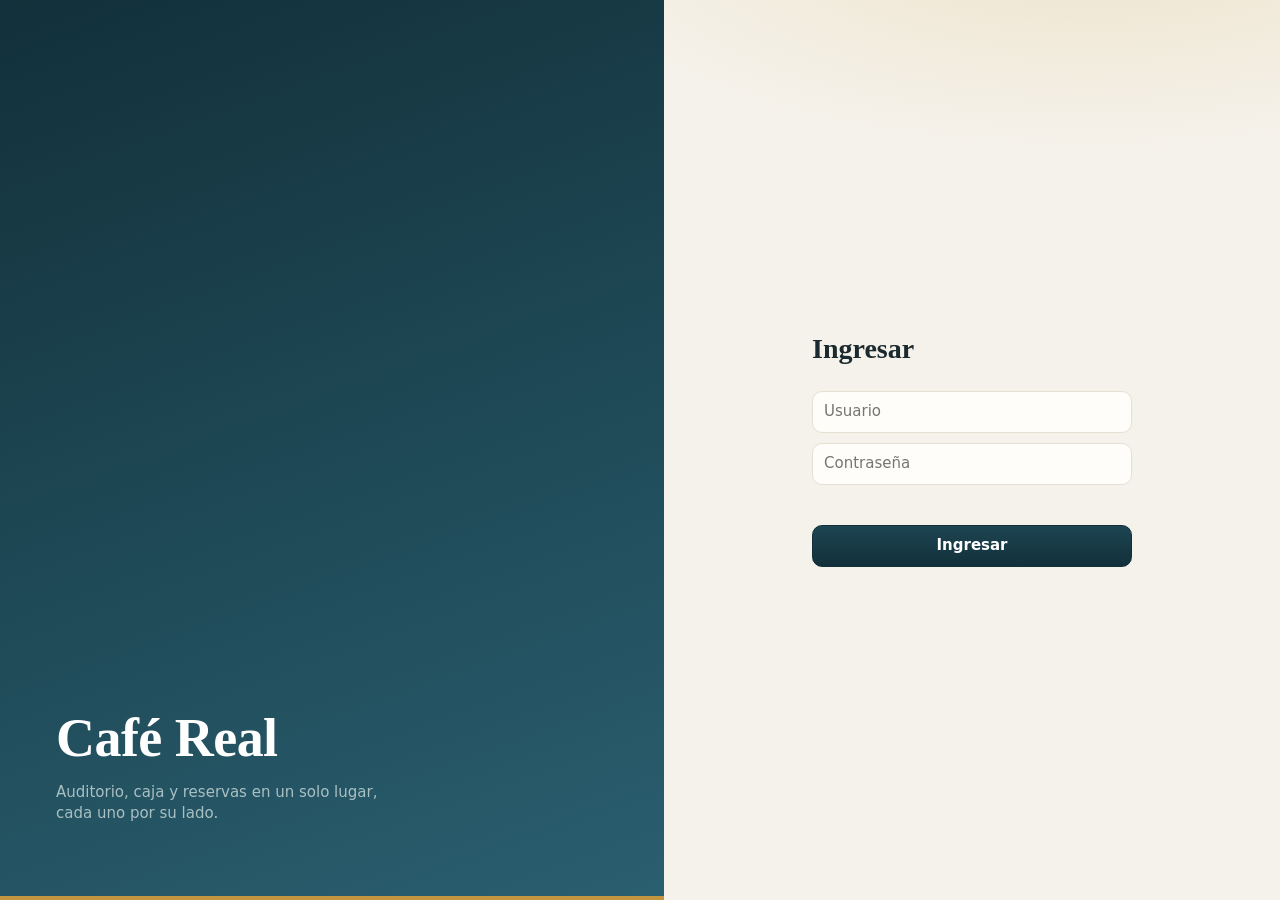
<file: index.html>
<!DOCTYPE html>
<html lang="es">
    <head><meta charset="utf-8"><meta http-equiv="refresh" content="0;url=login.html">
        <title>Café Real</title>
    </head>
    <body><a href="login.html">Entrar</a></body>
</html>
</file>
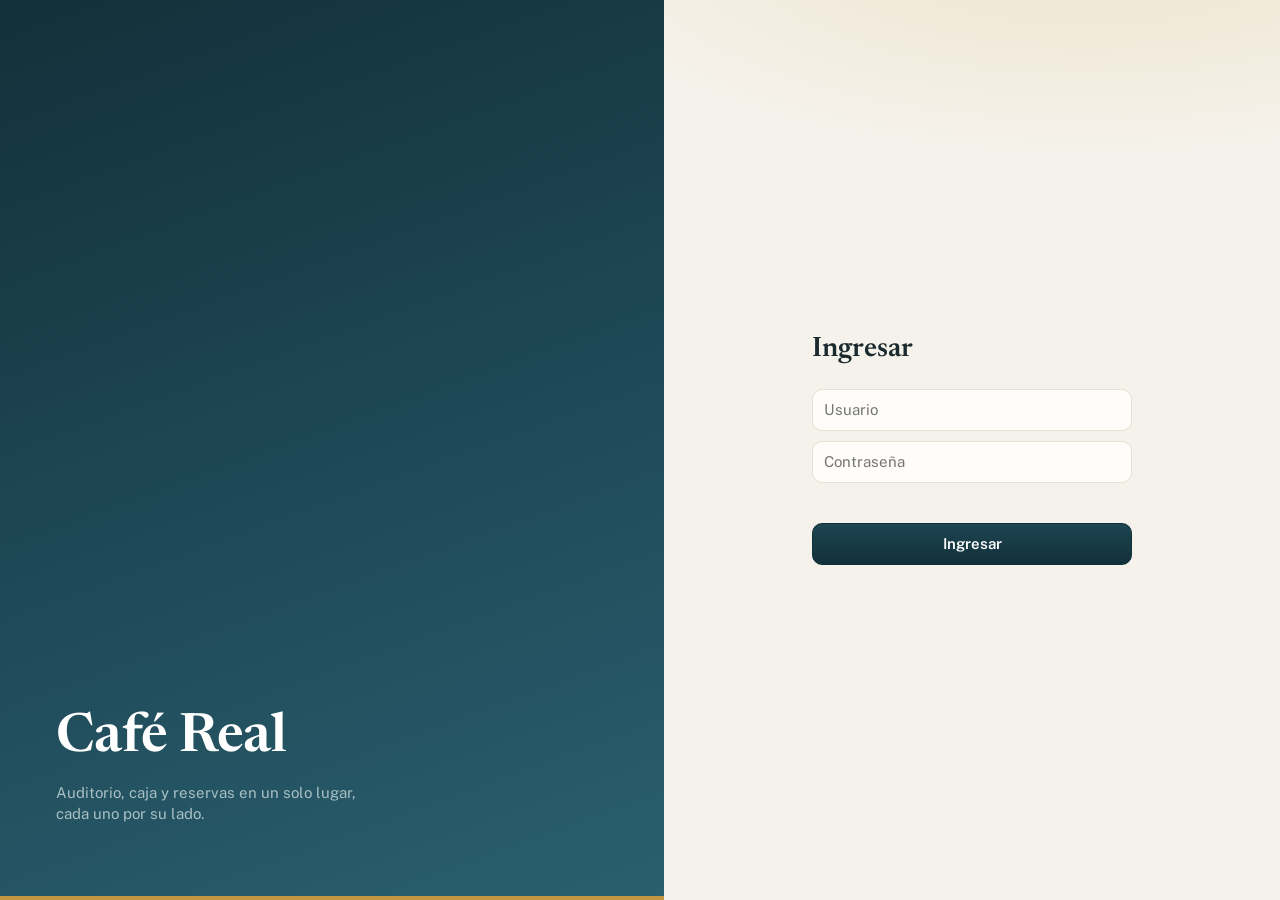
<file: auditorio.html>
<!DOCTYPE html><html lang="es"><head><meta charset="utf-8"><meta name="viewport" content="width=device-width,initial-scale=1"><title>Auditorio · Café Real</title><link rel="stylesheet" href="css/app.css"></head><body><script src="js/app.js"></script><script src="js/auditorio.js"></script></body></html>
</file>
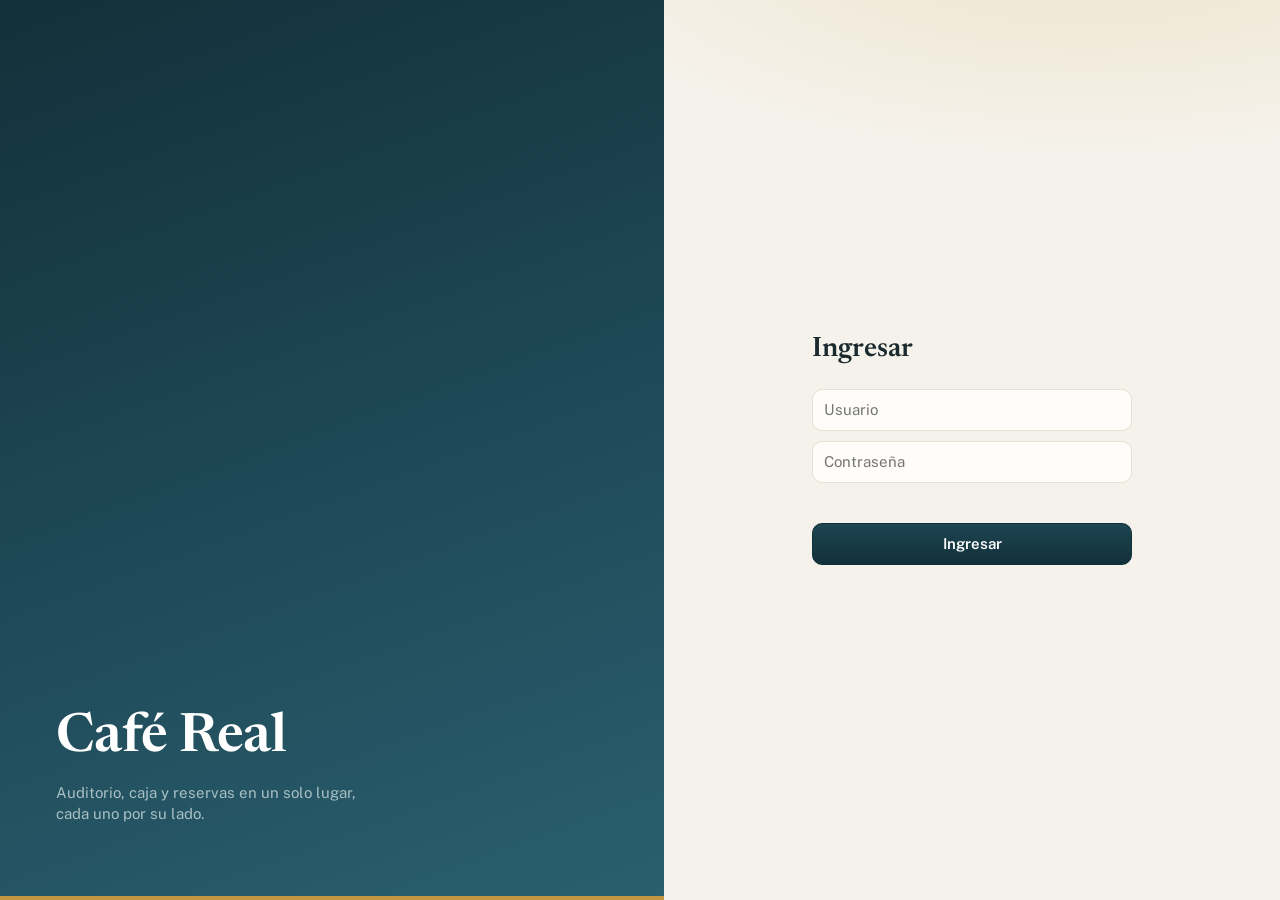
<file: cafe.html>
<!DOCTYPE html><html lang="es"><head><meta charset="utf-8"><meta name="viewport" content="width=device-width,initial-scale=1"><title>Café · Café Real</title><link rel="stylesheet" href="css/app.css"></head><body><script src="js/app.js"></script><script src="js/cafe.js"></script></body></html>
</file>
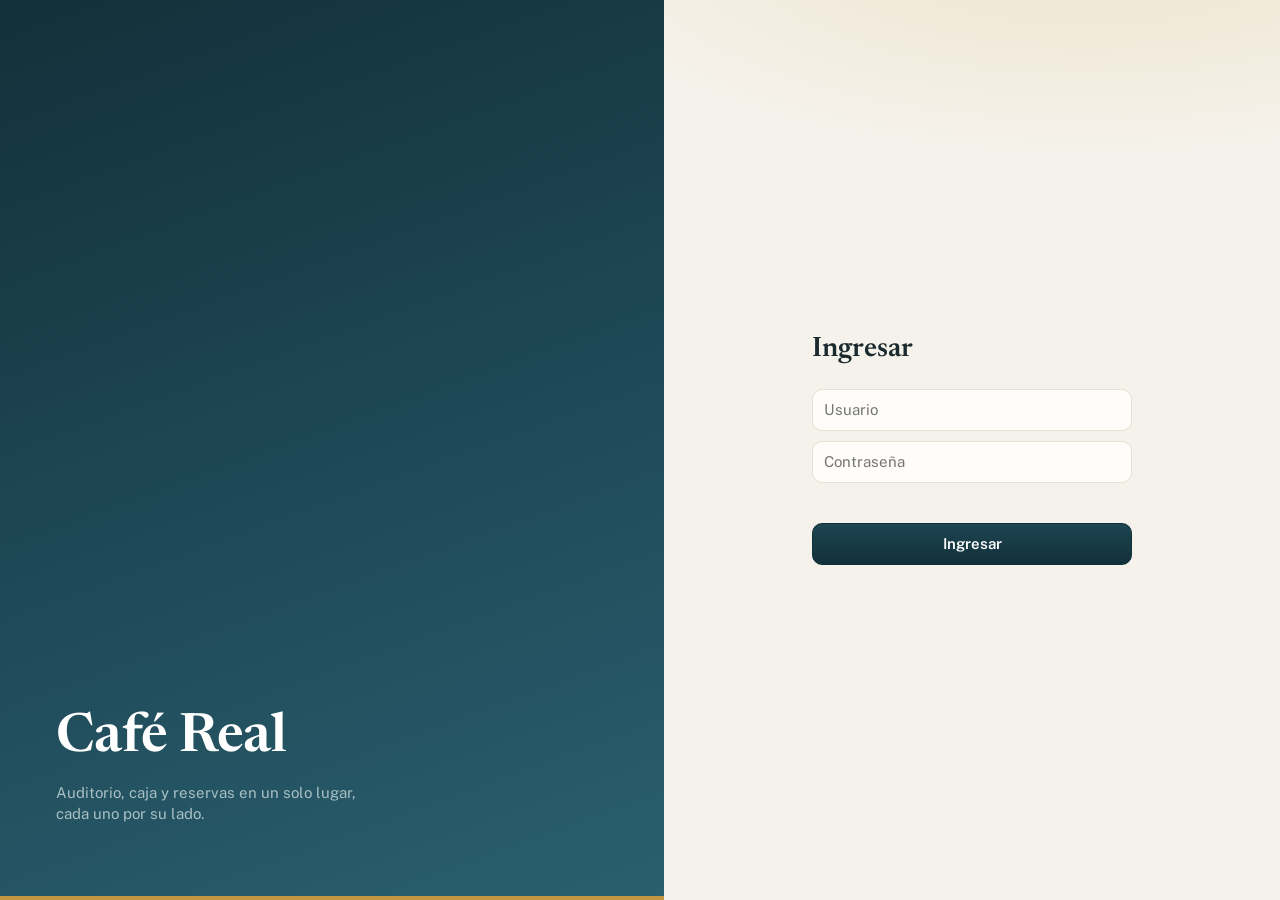
<file: inicio.html>
<!DOCTYPE html><html lang="es"><head><meta charset="utf-8"><meta name="viewport" content="width=device-width,initial-scale=1"><title>Inicio · Café Real</title><link rel="stylesheet" href="css/app.css"></head><body><script src="js/app.js"></script><script src="js/inicio.js"></script></body></html>
</file>
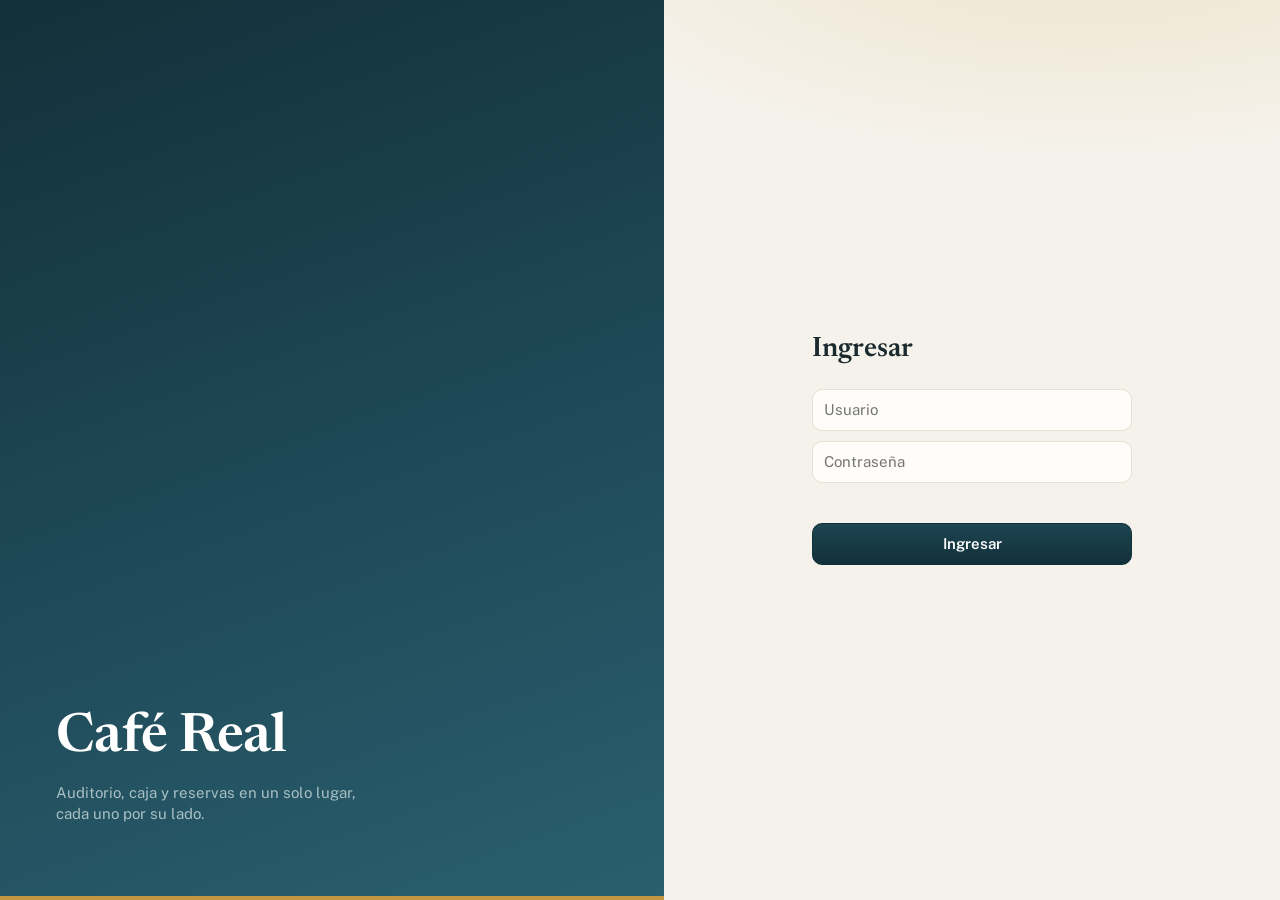
<file: login.html>
<!DOCTYPE html><html lang="es"><head><meta charset="utf-8"><meta name="viewport" content="width=device-width,initial-scale=1"><title>Ingresar · Café Real</title><link rel="stylesheet" href="css/app.css"></head>
<body><div class="login"><div class="l"><h1>Café Real</h1><p>Auditorio, caja y reservas en un solo lugar, cada uno por su lado.</p></div>
<div class="r"><form id="f"><h2>Ingresar</h2><input id="u" placeholder="Usuario" autocomplete="username" required><input id="p" type="password" placeholder="Contraseña" autocomplete="current-password" required><div class="err" id="e" role="alert"></div><button class="p">Ingresar</button></form></div></div>
<script src="js/app.js"></script><script>
if(sessionStorage.cr_user)location.replace('inicio.html');
$('#f').onsubmit=e=>{e.preventDefault();const u=$('#u').value.trim();if(CFG.users[u]&&CFG.users[u]===$('#p').value){sessionStorage.cr_user=u;location.replace('inicio.html')}else $('#e').textContent='Usuario o contraseña incorrectos.'};
</script></body></html>
</file>
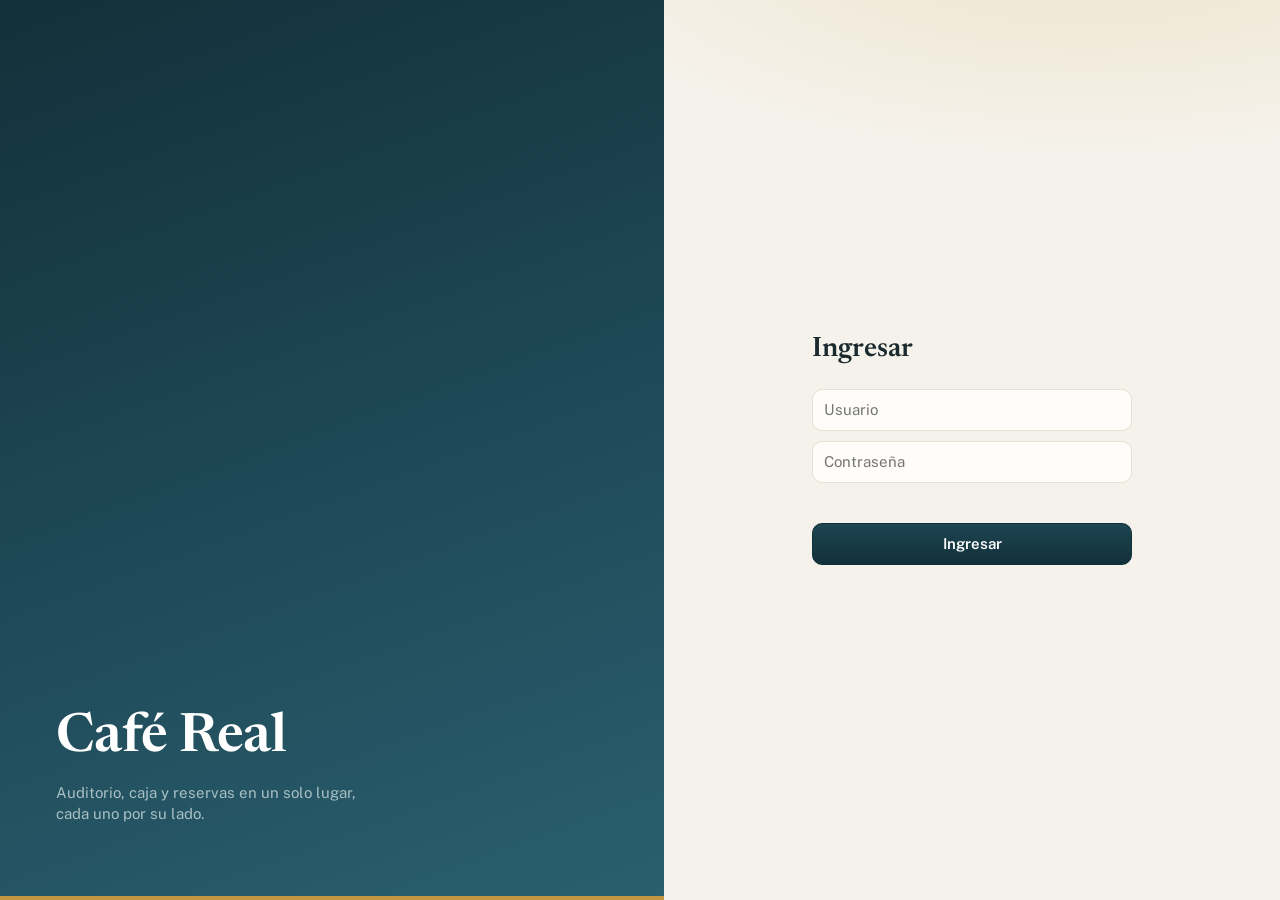
<file: reportes.html>
<!DOCTYPE html><html lang="es"><head><meta charset="utf-8"><meta name="viewport" content="width=device-width,initial-scale=1"><title>Reportes · Café Real</title><link rel="stylesheet" href="css/app.css"></head><body><script src="js/app.js"></script><script src="js/reportes.js"></script></body></html>
</file>
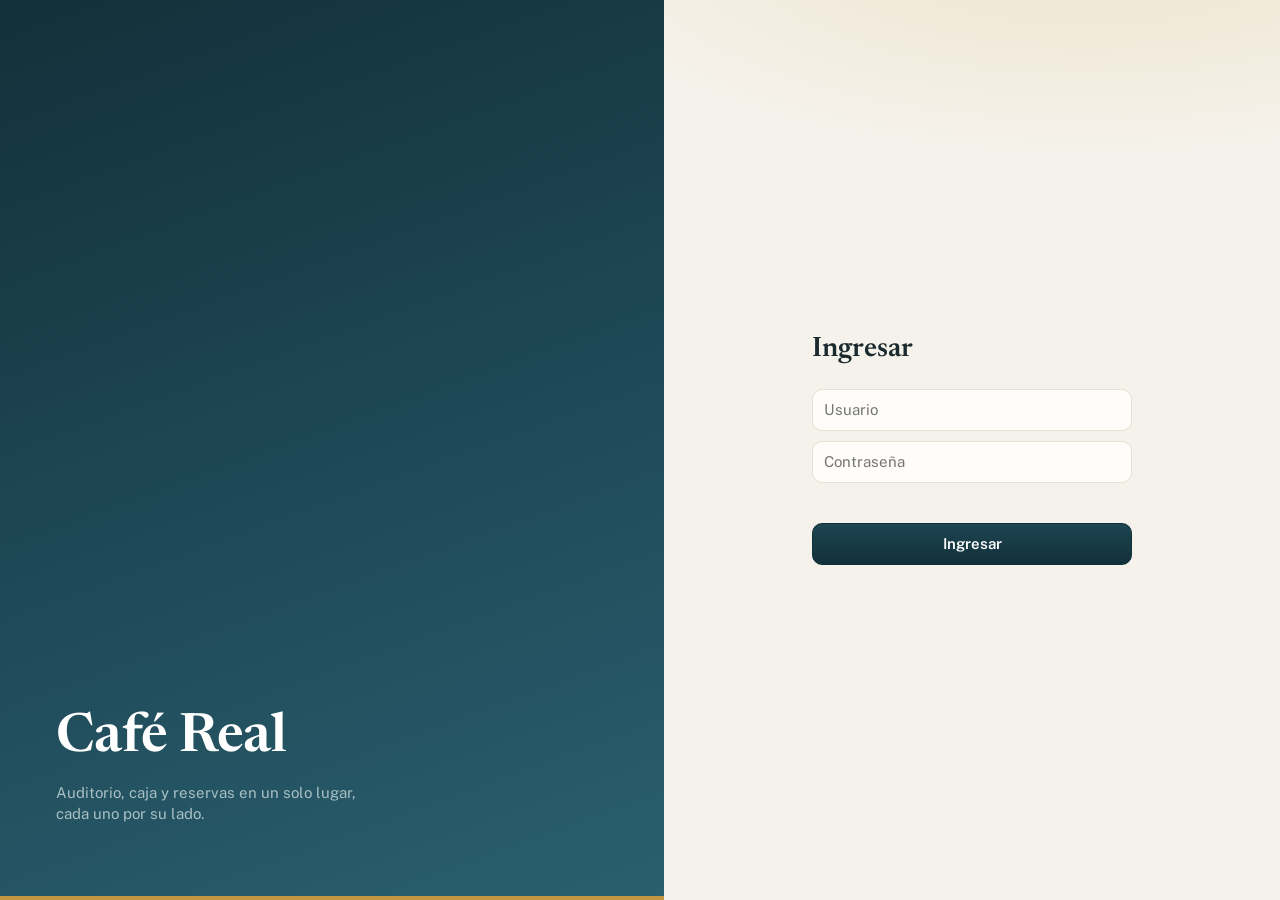
<file: reservas.html>
<!DOCTYPE html><html lang="es"><head><meta charset="utf-8"><meta name="viewport" content="width=device-width,initial-scale=1"><title>Reservas · Café Real</title><link rel="stylesheet" href="css/app.css"></head><body><script src="js/app.js"></script><script src="js/reservas.js"></script></body></html>
</file>
<file: css/app.css>
@import url('https://fonts.googleapis.com/css2?family=Newsreader:opsz,wght@6..72,400;6..72,600&family=Public+Sans:wght@400;500;600&display=swap');
:root{--ink:#12303a;--ink2:#1d4552;--ink3:#2a5f70;--paper:#f5f2eb;--card:#fffdf9;--tx:#1a2a2e;--mu:#6a7b7f;--ln:#e6e0d3;--brass:#c4953f;--brass2:#e2b867;--ok:#2a8059;--ng:#b04a38;
--serif:'Newsreader',Georgia,serif;--sans:'Public Sans',system-ui,sans-serif;--sh:0 1px 2px rgba(18,48,58,.05),0 10px 28px -14px rgba(18,48,58,.18)}
*{box-sizing:border-box;-webkit-tap-highlight-color:transparent}
body{margin:0;color:var(--tx);font:15px/1.45 var(--sans);display:flex;min-height:100vh;background:radial-gradient(900px 360px at 85% -8%,#eee3cb 0,transparent 62%),var(--paper)}
aside{width:224px;background:linear-gradient(180deg,var(--ink),#0e2630);color:#e6eeee;padding:24px 14px;display:flex;flex-direction:column;gap:4px;position:sticky;top:0;height:100vh}
.mk{font:600 25px var(--serif);padding:0 10px 14px;border-bottom:2px solid var(--brass);margin-bottom:14px}
.mk small{display:block;font:400 12px var(--sans);color:#9fb6b9;margin-top:2px}
aside a{display:flex;align-items:center;gap:12px;color:#cfdcdd;text-decoration:none;padding:11px 12px;border-radius:10px;border-left:3px solid transparent;transition:background .2s,color .2s,transform .15s}
aside a svg{flex:none;opacity:.85}
aside a:hover{background:var(--ink2);color:#fff}
aside a.on{background:var(--ink2);border-left-color:var(--brass);color:#fff;font-weight:600}
aside a.on svg{color:var(--brass2);opacity:1}
aside .out{margin-top:auto;background:none;border:1px solid #3b5f69;color:#cfdcdd;border-radius:10px;padding:10px;cursor:pointer;font:inherit;transition:background .2s}
aside .out:hover{background:var(--ink2)}
.w{flex:1;min-width:0}
header{display:flex;flex-wrap:wrap;justify-content:space-between;align-items:center;gap:12px;padding:24px 32px 10px}
.ht{display:flex;gap:12px;align-items:flex-start;justify-content:space-between;flex:1;min-width:0}
h1{font:600 31px var(--serif);margin:0;letter-spacing:-.01em}
.sb{margin:3px 0 0;color:var(--mu);font-size:14px;max-width:60ch}
.sal{display:none}
.mn{display:flex;align-items:center;gap:6px}
.mn b{min-width:150px;text-align:center;font:600 16px var(--serif)}
.mn button:not(.g){width:38px;padding:8px 0;font-size:18px;cursor:pointer;transition:background .2s,transform .15s}
.mn button:not(.g):active{transform:scale(.92)}
main{padding:10px 32px 44px;max-width:1080px}
input,select,button{font:inherit;color:var(--tx);background:var(--card);border:1px solid var(--ln);border-radius:10px;padding:9px 11px}
input:focus-visible,select:focus-visible,button:focus-visible,a:focus-visible,label:focus-within{outline:2px solid var(--brass);outline-offset:2px}
.p,.btn,.g{border-radius:10px;padding:9px 15px;cursor:pointer;font-weight:600;text-decoration:none;display:inline-block;transition:transform .15s,box-shadow .2s,background .2s}
.p,.btn{background:linear-gradient(180deg,var(--ink2),var(--ink));color:#fff;border:1px solid var(--ink)}
.g{background:var(--card);color:var(--ink);border:1px solid #c9c2b0}
@media(hover:hover){.p:hover,.btn:hover,.g:hover{transform:translateY(-1px);box-shadow:0 8px 18px -10px rgba(18,48,58,.5)}tbody tr:hover td{background:#faf5e8}}
.p:active,.btn:active,.g:active{transform:scale(.97)}
.bt{display:flex;gap:10px;flex-wrap:wrap;margin:0 0 18px}
.bt .big{font-size:17px;padding:14px 22px}
.band{display:flex;flex-wrap:wrap;background:linear-gradient(135deg,var(--ink) 0,var(--ink3) 140%);color:#fff;border-radius:16px;margin-bottom:22px;box-shadow:var(--sh);overflow:hidden}
.band div{flex:1;min-width:170px;padding:20px 24px}
.band div+div{border-left:1px solid rgba(255,255,255,.14)}
.band span{display:block;color:#a9c0c3;font-size:13px}
.band b{font:600 31px var(--serif);font-variant-numeric:tabular-nums}
.band .g2{color:#86dcae}.band .r2{color:#f5a392}
.cols{display:grid;gap:20px;grid-template-columns:repeat(auto-fit,minmax(320px,1fr))}
.sec{background:var(--card);border:1px solid var(--ln);border-radius:16px;padding:22px;margin-bottom:22px;box-shadow:var(--sh);overflow-x:auto}
.cols .sec{margin-bottom:0}
.sec h2{font:600 21px var(--serif);margin:0 0 4px}
.sec h3{font:600 16px var(--serif);margin:18px 0 6px}
.sec p{margin:0 0 14px;color:var(--mu);font-size:13px}
table{width:100%;border-collapse:collapse}
th{text-align:left;font-weight:500;color:var(--mu);font-size:12px;text-transform:uppercase;letter-spacing:.04em;padding:6px 4px;border-bottom:2px solid var(--ink)}
td{padding:10px 4px;border-bottom:1px solid var(--ln);vertical-align:top;transition:background .15s}
.n{text-align:right;font:600 16px var(--serif);font-variant-numeric:tabular-nums;white-space:nowrap}
th.n{font:500 12px var(--sans)}
.ok{color:var(--ok)}.ng{color:var(--ng)}.mu{color:var(--mu);font-size:13px}
.x,.e{background:none;border:0;color:var(--mu);cursor:pointer;padding:4px 8px;transition:color .2s}.x:hover{color:var(--ng)}.e:hover{color:var(--ink2)}
.bar{height:8px;background:#ece6d8;border-radius:4px;margin-top:4px;overflow:hidden}.bar i{display:block;height:100%;background:linear-gradient(90deg,var(--brass),var(--brass2));border-radius:4px;transform-origin:left;animation:grow .9s cubic-bezier(.2,.7,.2,1) both}
.ro{display:inline-block;font-size:12px;border:1px solid var(--ln);background:#faf6ec;border-radius:20px;padding:2px 10px;color:var(--mu)}
.lk{color:var(--ink2);font-weight:600;text-decoration:none}
.empty{color:var(--mu);padding:16px 0}
.toast{position:fixed;bottom:22px;left:50%;transform:translateX(-50%);background:var(--ink);color:#fff;padding:11px 20px;border-radius:12px;box-shadow:0 12px 30px -10px rgba(0,0,0,.5);transition:opacity .4s;z-index:99;animation:toast .3s ease both}
dialog{border:1px solid var(--ln);border-radius:18px;padding:24px;width:calc(100% - 32px);max-width:420px;background:var(--card);color:var(--tx);box-shadow:0 30px 60px -20px rgba(0,0,0,.45)}
dialog[open]{animation:pop .25s cubic-bezier(.2,.8,.2,1) both}
dialog::backdrop{background:rgba(14,38,48,.55);backdrop-filter:blur(2px);animation:fade .25s both}
dialog h2{font:600 23px var(--serif);margin:0 0 14px}
dialog form{display:block;margin:0}
dialog label{display:block;margin-bottom:12px;font-size:13px;color:var(--mu)}
dialog input,dialog select{display:block;width:100%;margin-top:4px;font-size:16px;color:var(--tx)}
.login{display:flex;min-height:100vh;width:100%}
.login .l{flex:1;background:linear-gradient(160deg,var(--ink),var(--ink3));color:#fff;padding:56px;display:flex;flex-direction:column;justify-content:flex-end;border-bottom:4px solid var(--brass)}
.login .l h1{font-size:54px;line-height:1.05}.login .l p{color:#a9c0c3;max-width:34ch}
.login .r{flex:1;display:flex;align-items:center;justify-content:center;padding:32px}
.login form{display:flex;flex-direction:column;gap:10px;width:100%;max-width:320px}
.login h2{font:600 28px var(--serif);margin:0 0 16px}
.err{color:var(--ng);font-size:14px;min-height:20px}
@keyframes up{from{opacity:0;transform:translateY(12px)}to{opacity:1;transform:none}}
@keyframes pop{from{opacity:0;transform:translateY(18px) scale(.98)}to{opacity:1;transform:none}}
@keyframes fade{from{opacity:0}to{opacity:1}}
@keyframes grow{from{transform:scaleX(0)}to{transform:scaleX(1)}}
@keyframes toast{from{opacity:0;transform:translate(-50%,14px)}to{opacity:1;transform:translate(-50%,0)}}
main>*{animation:up .5s cubic-bezier(.2,.7,.2,1) both}
main>:nth-child(2){animation-delay:.06s}main>:nth-child(3){animation-delay:.12s}main>:nth-child(4){animation-delay:.18s}main>:nth-child(n+5){animation-delay:.24s}
.cols>.sec:nth-child(2){animation-delay:.08s}.cols>.sec:nth-child(3){animation-delay:.16s}
@media(prefers-reduced-motion:reduce){*,*::before,*::after{animation:none!important;transition:none!important}}
@media(max-width:780px){
 body{display:block;padding-bottom:calc(84px + env(safe-area-inset-bottom))}
 aside{position:fixed;left:0;right:0;bottom:0;top:auto;width:100%;height:auto;flex-direction:row;justify-content:space-around;gap:2px;padding:6px 6px calc(6px + env(safe-area-inset-bottom));background:rgba(14,38,48,.96);backdrop-filter:blur(10px);border-top:1px solid #2a5463;z-index:50}
 .mk,aside .out{display:none}
 aside a{flex:1;min-width:0;flex-direction:column;gap:3px;padding:8px 2px 6px;font-size:11px;border-left:0;border-radius:12px;position:relative}
 aside a.on{background:transparent;color:var(--brass2)}
 aside a.on::after{content:'';position:absolute;top:0;width:22px;height:3px;border-radius:0 0 3px 3px;background:var(--brass2)}
 header{flex-direction:column;align-items:stretch;gap:12px;padding:18px 16px 6px}
 .ht{align-items:center}.sal{display:inline-block;padding:8px 14px;font-size:13px}
 h1{font-size:27px}.sb{font-size:13px}
 .mn{justify-content:space-between;background:var(--card);border:1px solid var(--ln);border-radius:14px;padding:4px;gap:2px;box-shadow:var(--sh)}
 .mn button:not(.g){border:0;background:transparent;width:44px;height:40px}
 .mn b{flex:1;min-width:0;font-size:15px}.mn .g{padding:8px 12px;font-size:13px}
 main{padding:8px 16px 24px}
 main>.bt{display:grid;grid-template-columns:1fr 1fr;gap:10px}
 main>.bt .big{width:100%;text-align:center;padding:14px 8px;font-size:15px;min-height:50px}
 main>.bt .big:last-child:nth-child(odd){grid-column:1/-1}
 main>.bt label{display:block}main>.bt input{width:100%;min-height:44px}
 .band{display:grid;grid-template-columns:repeat(3,1fr);border-radius:16px}
 .band div{min-width:0;padding:14px 12px}
 .band span{font-size:11px;line-height:1.2}.band b{font-size:clamp(15px,5vw,20px);overflow-wrap:anywhere}
 .cols{grid-template-columns:1fr;gap:14px}
 .sec{padding:16px;border-radius:16px;margin-bottom:14px}
 .sec h2{font-size:19px}
 td{padding:11px 4px}.n{font-size:15px}
 input,select{font-size:16px;min-height:44px}
 dialog{margin:auto auto 0;max-width:none;width:100%;border-radius:22px 22px 0 0;padding:22px 18px calc(22px + env(safe-area-inset-bottom))}
 dialog[open]{animation:sheet .28s cubic-bezier(.2,.8,.2,1) both}
 .toast{bottom:calc(92px + env(safe-area-inset-bottom));max-width:calc(100% - 32px)}
 .login{flex-direction:column}.login .l{padding:32px;min-height:230px}.login .l h1{font-size:40px}
}
@keyframes sheet{from{transform:translateY(100%)}to{transform:none}}
@page{size:A4;margin:14mm}
@media print{aside,.x,.e,.bt,.noprint,.mn,.sb,.sal{display:none!important}body{background:#fff;display:block;padding:0}main{padding:0;max-width:none}header{padding:0}
*{-webkit-print-color-adjust:exact;print-color-adjust:exact;animation:none!important}.band{border:1px solid #333}.sec{break-inside:avoid;border:1px solid #bbb;box-shadow:none}.cols{display:block}.cols .sec{margin-bottom:14px}}
</file>
